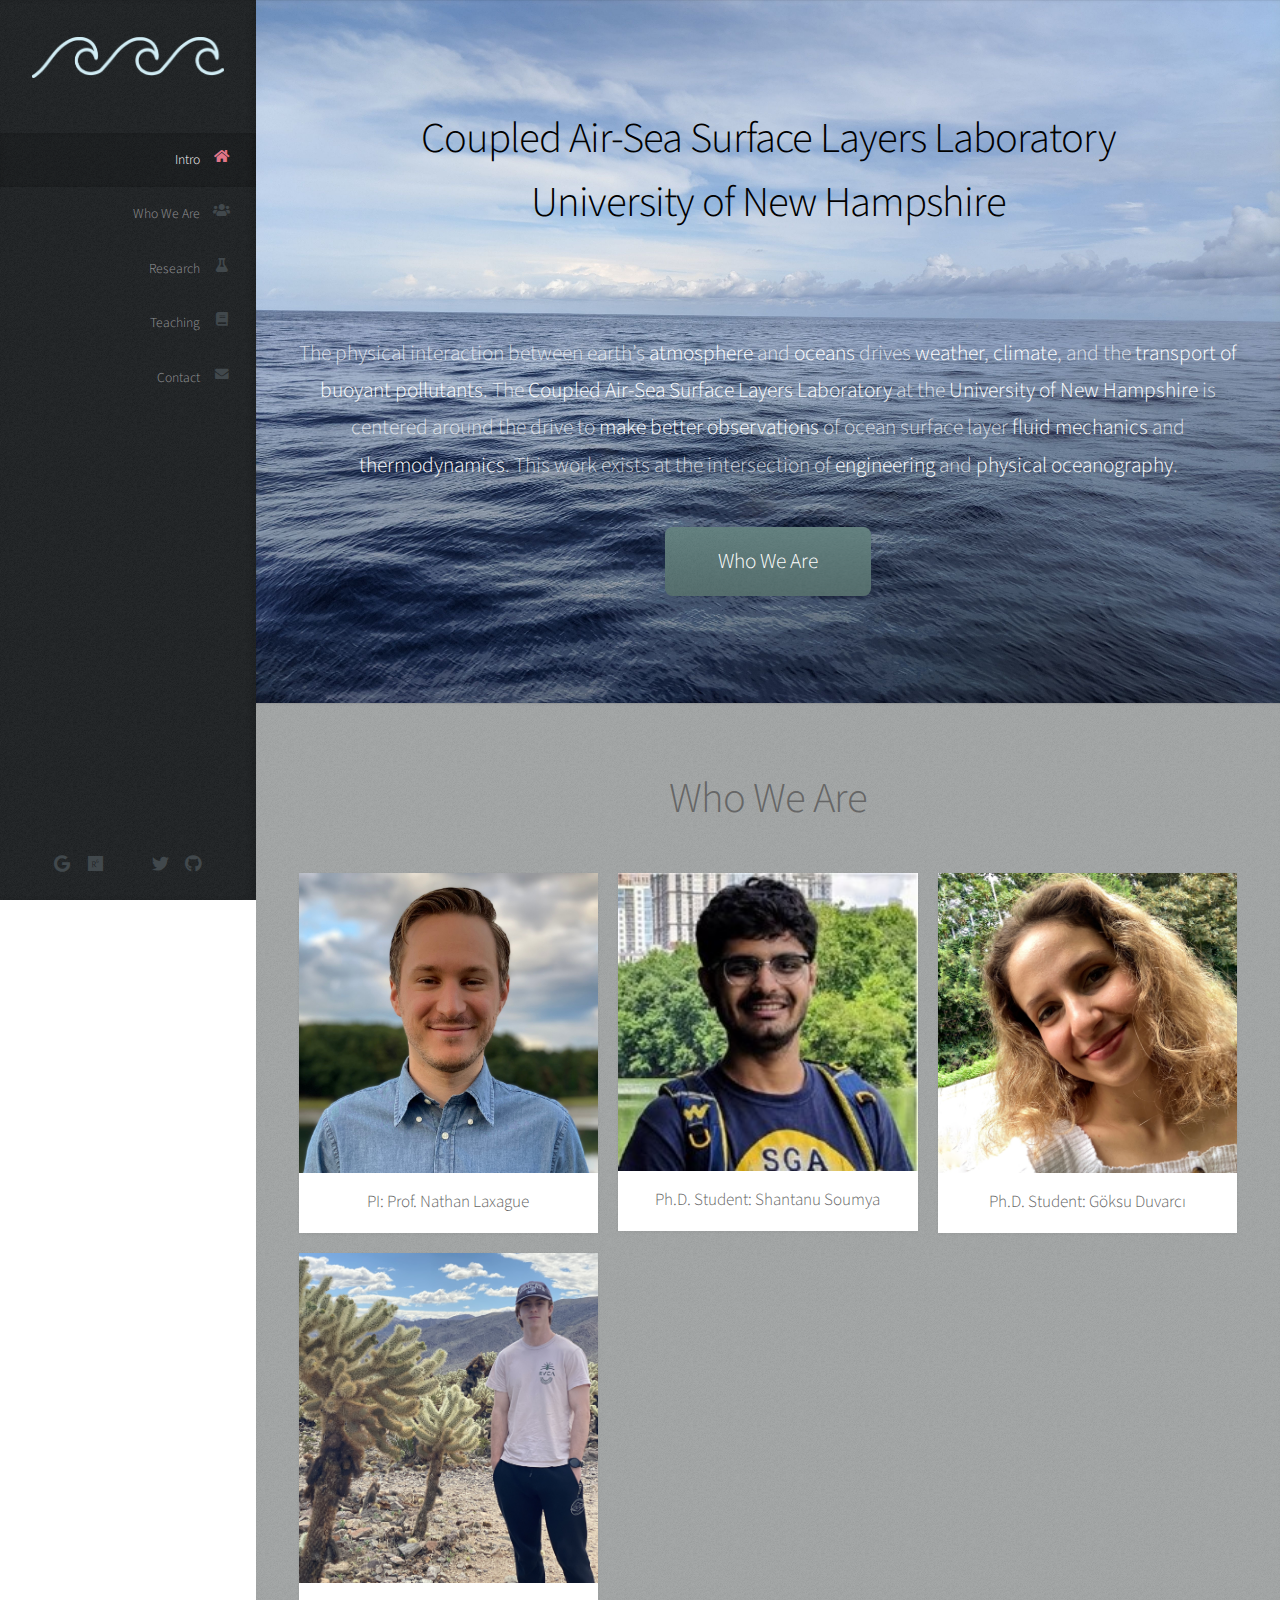
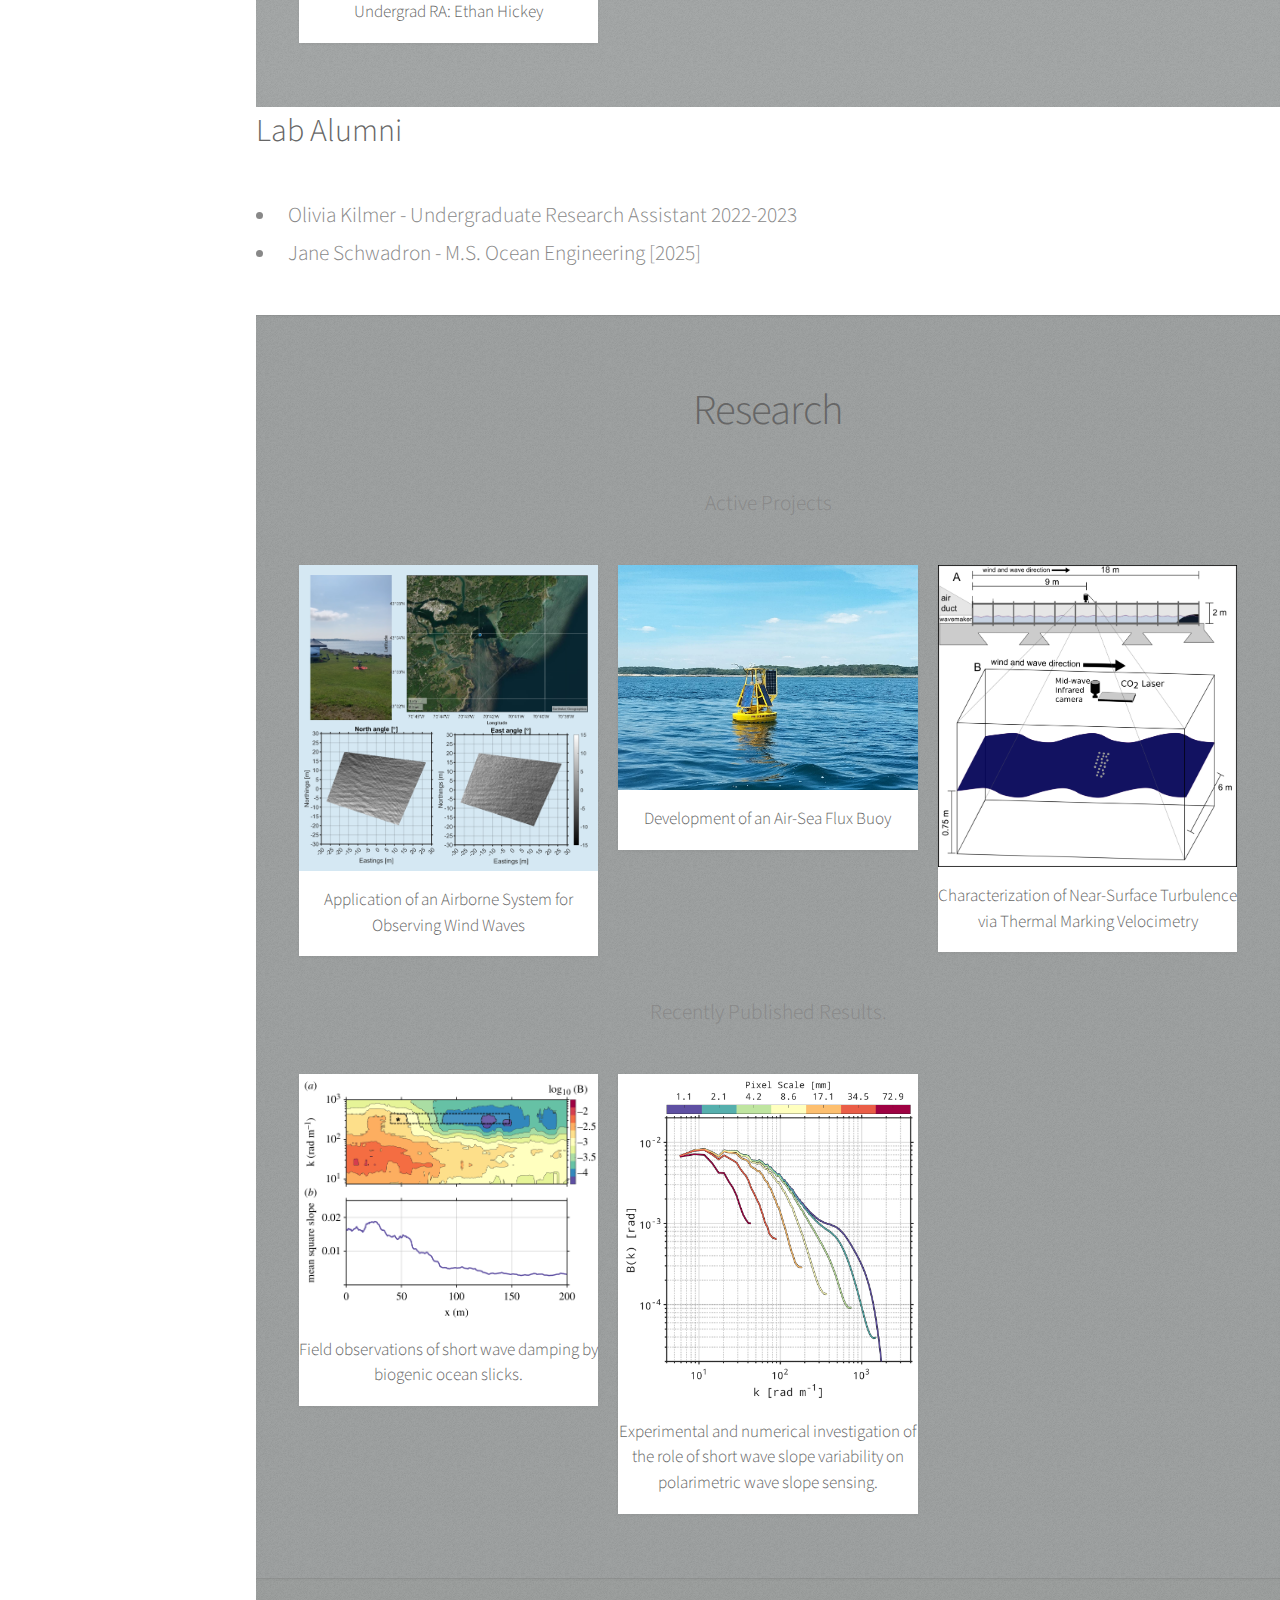
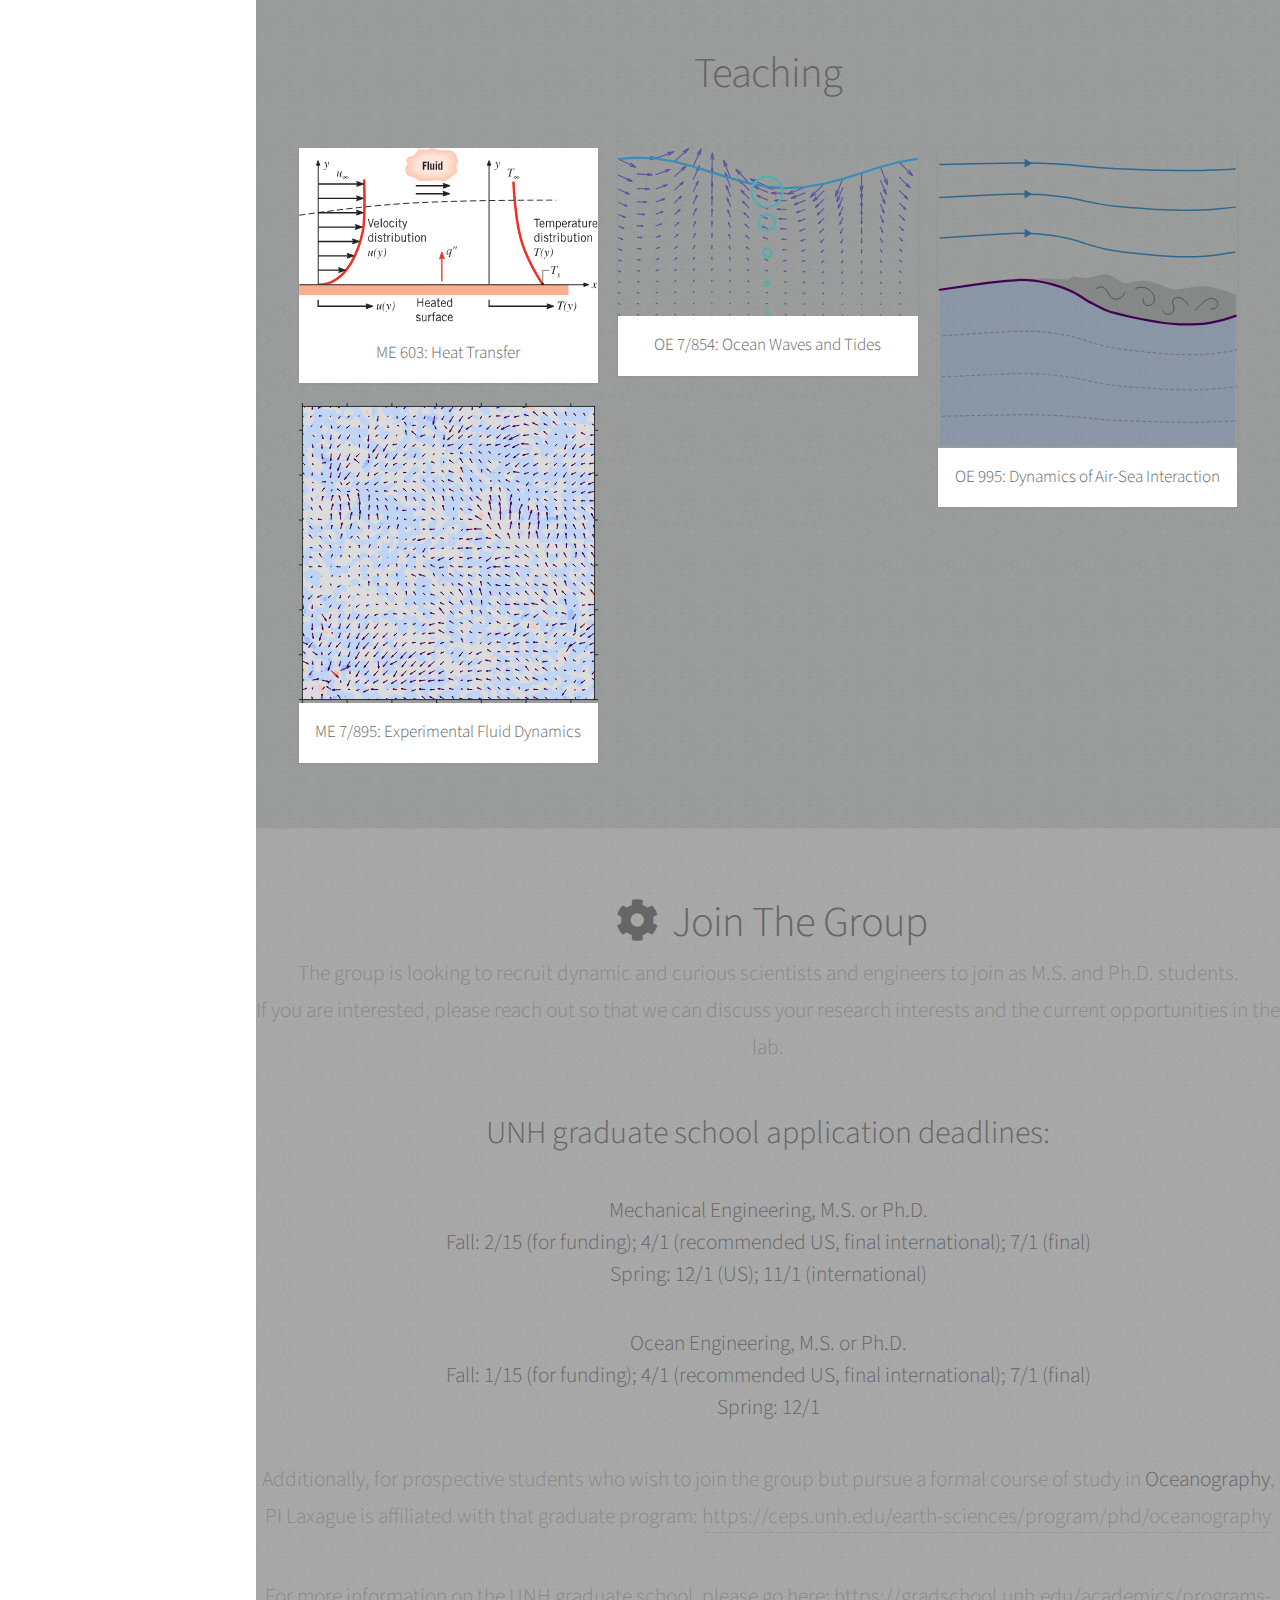
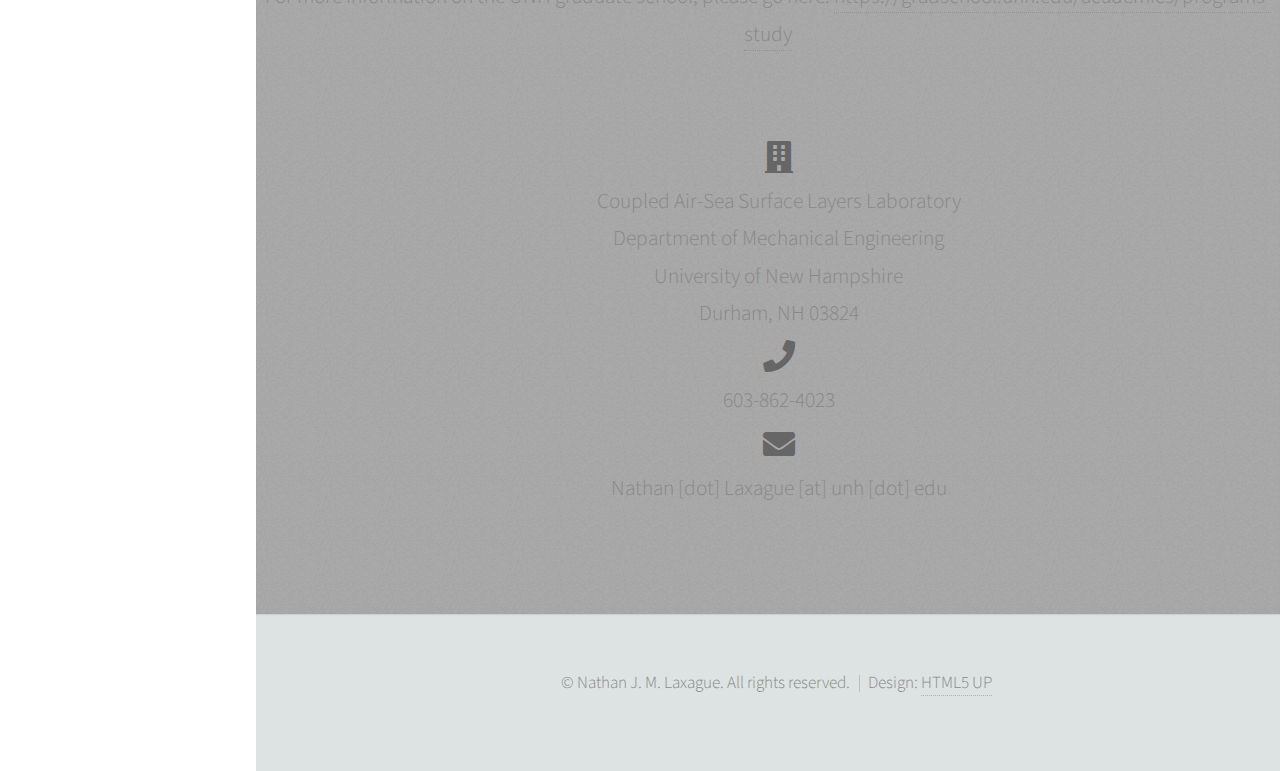
<file: index.html>
<!DOCTYPE HTML>
<!--
	Prologue by HTML5 UP
	html5up.net | @ajlkn
	Free for personal and commercial use under the CCA 3.0 license (html5up.net/license)
-->
<html>
	<head>
		<title>UNH Coupled Air-Sea Surface Layers Laboratory</title>
		<meta charset="utf-8" />
		<meta name="viewport" content="width=device-width, initial-scale=1, user-scalable=no" />
		<link rel="stylesheet" href="assets/css/main.css" />
		<!<script src="https://kit.fontawesome.com/647c87b52c.js"></script>
		<script src="https://cdnjs.cloudflare.com/ajax/libs/gsap/3.2.6/gsap.min.js"></script>
		<link rel="stylesheet" href="assets/css/academicons.min.css"/>
		<link rel="icon" href="images/wave_favicon.png">
	</head>
	<body class="is-preload">

		<!-- Header -->
			<div id="header">

				<div class="top">

					<!-- Logo -->
						<div id="logo">
							<span class="image"><img src="images/wave_header.png" alt="" /></span>
						</div>

					<!-- Nav -->
						<nav id="nav">
							<ul>
								<li><a href="#top" id="top-link"><span class="icon solid fa-home">Intro</span></a></li>
								<li><a href="#who" id="who-link"><span class="icon solid fa-users">Who We Are</span></a></li>
								<li><a href="#research" id="research-link"><span class="icon solid fa-flask">Research</span></a></li>
								<li><a href="#teaching" id="teaching-link"><span class="icon solid fa-book">Teaching</span></a></li>
								<li><a href="#contact" id="contact-link"><span class="icon solid fa-envelope">Contact</span></a></li>
							</ul>
						</nav>

				</div>

				<div class="bottom">

					<!-- Social Icons -->
						<ul class="icons">
							<li><a href="https://scholar.google.com/citations?hl=en&user=IvkvXrsAAAAJ" target="_blank" class="fab fa-google"><span class="label"> </span></a></li>
							<li><a href="https://www.researchgate.net/lab/Coupled-Air-Sea-Surface-Layers-Laboratory-Nathan-J-M-Laxague" target="_blank" class="fab fa-researchgate" ><span class="label"> </span></a></li>
							<li><a href="https://orcid.org/0000-0002-0373-9236" target="_blank" class="fab fa-orcid"><span class="label"> </span></a></li>
							<li><a href="https://twitter.com/NathanLaxague" target="_blank" class="fab fa-twitter" ><span class="label"> </span></a></li>
							<li><a href="https://github.com/nathanlaxague" target="_blank" class="fab fa-github"><span class="label" > </span></a></li>
						</ul>

				</div>

			</div>

		<!-- Main -->
			<div id="main">

				<!-- Intro -->
					<section id="top" class="one dark cover">
						<div class="container">

							<header>
								<h2 style="color:black",class="alt">Coupled Air-Sea Surface Layers Laboratory<br />
								University of New Hampshire</h2>
								<p style="margin-top:+100px;",>The physical interaction between earth’s <strong>atmosphere</strong> and <strong>oceans</strong> drives <strong>weather</strong>, <strong>climate</strong>, and the <strong>transport of buoyant pollutants</strong>. The <strong>Coupled Air-Sea Surface Layers Laboratory</strong> at the <strong>University of New Hampshire</strong> is centered around the drive to <strong>make better observations</strong> of ocean surface layer <strong>fluid mechanics</strong> and <strong>thermodynamics</strong>. This work exists at the intersection of <strong>engineering</strong> and <strong>physical oceanography</strong>.</p>
							</header>

							<footer>
								<a href="#who" class="button scrolly">Who We Are</a>
							</footer>

						</div>
					</section>
					
				<!-- Who We Are -->
					<section id="who" class="two">
						<div class="container">

							<header>
								<h2>Who We Are</h2>
							</header>

							<div class="row">
								<div class="col-4 col-12-mobile">
									<article class="item">
										<a href="docs/CV_Nathan_Laxague.pdf" target="_blank" class="image fit paper"><img src="images/nlaxague_portrait_box.jpg" alt="" /></a>
										<header>
											<h3>PI: Prof. Nathan Laxague</h3>
										</header>
									</article>
								</div>
								<div class="col-4 col-12-mobile">
									<article class="item">
										<a href="#" class="image fit"><img src="images/ssoumya_portrait_box.jpg" alt="" /></a>
										<header>
											<h3>Ph.D. Student: Shantanu Soumya</h3>
										</header>
									</article>
								</div>
								<div class="col-4 col-12-mobile">
									<article class="item">
										<a href="#" class="image fit"><img src="images/PictureGoksu.jpg" alt="" /></a>
										<header>
											<h3>Ph.D. Student: Göksu Duvarcı</h3>
										</header>
									</article>
								</div>
								<div class="col-4 col-12-mobile">
									<article class="item">
										<a href="#" class="image fit"><img src="images/ethanhpotrait.jpeg" alt="" /></a>
										<header>
											<h3>Undergrad RA: Ethan Hickey</h3>
										</header>
									</article>
								</div>
							</div>

						</div>
					</section>
					
					<header>
						<h3>Lab Alumni</h3>
					</header>
					<ul>
					  <li>Olivia Kilmer - Undergraduate Research Assistant 2022-2023</li>
					  <li>Jane Schwadron - M.S. Ocean Engineering [2025]</li>
					</ul>

					
					<!-- Research -->
					<section id="research" class="three">
						<div class="container">

							<header>
								<h2>Research</h2>
							</header>

							<p>Active Projects</p>

							<div class="row">
								<div class="col-4 col-12-mobile">
									<article class="item">
										<a href="secondary_pages/UAV_details.html" target="_blank" class="image fit"><img src="images/SlopeFieldImages.png" alt="" /></a>
										<header>
											<h3>Application of an Airborne System for Observing Wind Waves</h3>
										</header>
									</article>
								</div>
								<div class="col-4 col-12-mobile">
									<article class="item">
										<a href="secondary_pages/ASFB_details.html" target="_blank" class="image fit"><img src="images/irgie_on_water.jpg" alt="" /></a>
										<header>
											<h3>Development of an Air-Sea Flux Buoy</h3>
										</header>
									</article>
								</div>
								<div class="col-4 col-12-mobile">
									<article class="item">
										<a href="https://www.researchsquare.com/article/rs-7410317/latest" target="_blank" class="image fit"><img src="images/sustain_TMV_schematic_2022.png" alt="" /></a>
										<header>
											<h3>Characterization of Near-Surface Turbulence via Thermal Marking Velocimetry</h3>
										</header>
									</article>
								</div>
							</div>
							
							<br/>
							
							<p>Recently Published Results.</p>
							
							<div class="row">
								<div class="col-4 col-12-mobile">
									<article class="item">
										<a href="docs/Laxague2024surfactants.pdf" target="_blank" class="image fit paper"><img src="images/Laxague2024_surfactants_damping.png" /></a>
										<header>
											<h3>Field observations of short wave damping by biogenic ocean slicks.</h3>
										</header>
									</article>
								</div>
								<div class="col-4 col-12-mobile">
									<article class="item">
										<a href="docs/Laxague2025_subpixel_variability.pdf" target="_blank" class="image fit paper"><img src="images/Laxague2025_subpixel_spectra.png" /></a>
										<header>
											<h3>Experimental and numerical investigation of the role of short wave slope variability on polarimetric wave slope sensing.</h3>
										</header>
									</article>
								</div>

							</div>

						</div>
					</section>
					
					<!-- Teaching -->
					<section id="teaching" class="four">
						<div class="container">

							<header>
								<h2>Teaching</h2>
							</header>

							<div class="row">
								<div class="col-4 col-12-mobile">
									<article class="item">
										<a href="docs/ME603_HeatTransfer_Syllabus_Spring_2026.pdf" class="image fit"><img src="images/convection_example.svg" alt="" /></a>
										<header>
											<h3>ME 603: Heat Transfer</h3>
										</header>
									</article>
									<article class="item">
										<a href="docs/ME795_experimental_fluid_dynamics_Spring2023.pdf" class="image fit"><img src="images/OF_divergence_example.svg" alt="" /></a>
										<header>
											<h3>ME 7/895: Experimental Fluid Dynamics</h3>
										</header>
									</article>
								</div>
								<div class="col-4 col-12-mobile">
									<article class="item">
										<a href="docs/OE754_Ocean_Waves_Tides_Syllabus_Fall_2025.pdf" class="image fit"><img src="images/surface_gravity_wave_example.svg" alt="" /></a>
										<header>
											<h3>OE 7/854: Ocean Waves and Tides</h3>
										</header>
									</article>
								</div>
								<div class="col-4 col-12-mobile">
									<article class="item">
										<a href="docs/OE995_dynamics_of_air_sea_interaction_Spring2026.pdf" class="image fit"><img src="images/airflow_over_wave.svg" alt="" /></a>
										<header>
											<h3>OE 995: Dynamics of Air-Sea Interaction</h3>
										</header>
									</article>
								</div>
							</div>

						</div>
					</section>

				<!-- contact -->
					<section id="sec_contact">
						<h2><i class="fa fa-cog fa-spin fa fa-fw"></i> Join The Group</h2>
						<p>The group is looking to recruit dynamic and curious scientists and engineers to join as M.S. and Ph.D. students.</br> If you are interested, please reach out so that we can discuss your research interests and the current opportunities in the lab.</p>
						<h3>UNH graduate school application deadlines:</h3>
						<br/>
						<h4><b>Mechanical Engineering, M.S. or Ph.D.</br> Fall: 2/15 (for funding); 4/1 (recommended US, final international); 7/1 (final)</br> Spring: 12/1 (US); 11/1 (international)</b></h4>
						<br/>
						<h4><b>Ocean Engineering, M.S. or Ph.D.</br> Fall: 1/15 (for funding); 4/1 (recommended US, final international); 7/1 (final)</br> Spring: 12/1</b></h4>
						<br/>
							<p>Additionally, for prospective students who wish to join the group but pursue a formal course of study in <b>Oceanography</b>,</br> PI Laxague is affiliated with that graduate program: <a href="https://ceps.unh.edu/earth-sciences/program/phd/oceanography ">https://ceps.unh.edu/earth-sciences/program/phd/oceanography </a></p>
							<p>For more information on the UNH graduate school, please go here: <a href="https://gradschool.unh.edu/academics/programs-study">https://gradschool.unh.edu/academics/programs-study</a></p>
							<br/>
							<div class="col-6 col-6-small">
								<ul class="labeled-icons">
										<h3 class="icon solid fa-building"><span class="label">Address</span></h3>
										Coupled Air-Sea Surface Layers Laboratory<br />
										Department of Mechanical Engineering<br />
										University of New Hampshire<br />
										Durham, NH 03824

										<h3 class="icon solid fa-phone"><span class="label">Phone</span></h3>
										603-862-4023

										<h3 class="icon solid fa-envelope"><span class="label">Email</span></h3>
										Nathan [dot] Laxague [at] unh [dot] edu
								</ul>
							</div>
						</div>
					</section>

			</div>

		<!-- Footer -->
			<div id="footer">

				<!-- Copyright -->
					<ul class="copyright">
						<li>&copy; Nathan J. M. Laxague. All rights reserved.</li><li>Design: <a href="http://html5up.net">HTML5 UP</a></li>
					</ul>

			</div>

		<!-- Scripts -->
			<script src="assets/js/jquery.min.js"></script>
			<script src="assets/js/jquery.scrolly.min.js"></script>
			<script src="assets/js/jquery.scrollex.min.js"></script>
			<script src="assets/js/browser.min.js"></script>
			<script src="assets/js/breakpoints.min.js"></script>
			<script src="assets/js/util.js"></script>
			<script src="assets/js/main.js"></script>

	</body>
</html>
</file>
<file: assets/css/main.css>
@import url("fontawesome-all.min.css");
@import url("https://fonts.googleapis.com/css?family=Source+Sans+Pro:300,300italic,400,600");

/*
	Prologue by HTML5 UP
	html5up.net | @ajlkn
	Free for personal and commercial use under the CCA 3.0 license (html5up.net/license)
*/

html, body, div, span, applet, object,
iframe, h1, h2, h3, h4, h5, h6, p, blockquote,
pre, a, abbr, acronym, address, big, cite,
code, del, dfn, em, img, ins, kbd, q, s, samp,
small, strike, strong, sub, sup, tt, var, b,
u, i, center, dl, dt, dd, ol, ul, li, fieldset,
form, label, legend, table, caption, tbody,
tfoot, thead, tr, th, td, article, aside,
canvas, details, embed, figure, figcaption,
footer, header, hgroup, menu, nav, output, ruby,
section, summary, time, mark, audio, video {
	margin: 0;
	padding: 0;
	border: 0;
	font-size: 100%;
	font: inherit;
	vertical-align: baseline;}

article, aside, details, figcaption, figure,
footer, header, hgroup, menu, nav, section {
	display: block;}

body {
	line-height: 1;
}

ol, ul {
	list-style: none;
}

blockquote, q {
	quotes: none;
}

	blockquote:before, blockquote:after, q:before, q:after {
		content: '';
		content: none;
	}

table {
	border-collapse: collapse;
	border-spacing: 0;
}

body {
	-webkit-text-size-adjust: none;
}

mark {
	background-color: transparent;
	color: inherit;
}

input::-moz-focus-inner {
	border: 0;
	padding: 0;
}

input, select, textarea {
	-moz-appearance: none;
	-webkit-appearance: none;
	-ms-appearance: none;
	appearance: none;
}

/* Basic */

	html {
		box-sizing: border-box;
	}

	*, *:before, *:after {
		box-sizing: inherit;
	}

	body {
		background: #fff;
		font-family: 'Source Sans Pro', sans-serif;
		font-size: 19pt;
		font-weight: 300;
		line-height: 1.75em;
		color: #888;
	}

		body.is-preload *, body.is-preload *:before, body.is-preload *:after {
			-moz-animation: none !important;
			-webkit-animation: none !important;
			-ms-animation: none !important;
			animation: none !important;
			-moz-transition: none !important;
			-webkit-transition: none !important;
			-ms-transition: none !important;
			transition: none !important;
		}

	input, textarea, select {
		font-family: 'Source Sans Pro', sans-serif;
		font-size: 19pt;
		font-weight: 300;
		line-height: 1.75em;
		color: #888;
	}

	h1, h2, h3, h4, h5, h6 {
		font-weight: 300;
		color: #666;
		line-height: 1.5em;
	}

	h1 a, h2 a, h3 a, h4 a, h5 a, h6 a {
		color: inherit;
		text-decoration: none;
	}

		h1 a strong, h2 a strong, h3 a strong, h4 a strong, h5 a strong, h6 a strong {
			color: #333;
		}

	h2 {
		font-size: 2em;
		letter-spacing: -1px;
	}

		h2.alt {
			color: #888;
		}

			h2.alt strong {
				color: #666;
			}

	h3 {
		font-size: 1.5em;
	}

	header {
		margin: 0 0 2em 0;
	}

		header > p {
			margin: 1em 0 0 0;
		}

	footer {
		margin: 2em 0 0 0;
	}

	strong, b {
		font-weight: 300;
		color: #666;
	}

	em, i {
		font-style: italic;
	}

	a {
		text-decoration: none;
		color: inherit;
		border-bottom: dotted 1px rgba(128, 128, 128, 0.5);
		-moz-transition: color 0.35s ease-in-out, border-bottom-color 0.35s ease-in-out;
		-webkit-transition: color 0.35s ease-in-out, border-bottom-color 0.35s ease-in-out;
		-ms-transition: color 0.35s ease-in-out, border-bottom-color 0.35s ease-in-out;
		transition: color 0.35s ease-in-out, border-bottom-color 0.35s ease-in-out;
		outline: 0;
	}

		a:hover {
			color: #E27689;
			border-bottom-color: rgba(255, 255, 255, 0);
		}

	sub {
		position: relative;
		top: 0.5em;
		font-size: 0.8em;
	}

	sup {
		position: relative;
		top: -0.5em;
		font-size: 0.8em;
	}

	hr {
		border: 0;
		border-top: solid 1px #ddd;
	}

	blockquote {
		border-left: solid 0.5em #ddd;
		padding: 1em 0 1em 2em;
		font-style: italic;
	}

	p, ul, ol, dl, table {
		margin-bottom: 2em;
	}

	br.clear {
		clear: both;
	}

/* Container */

	.container {
		margin: 0 auto;
		max-width: 100%;
		width: 1400px;
	}

		@media screen and (min-width: 961px) and (max-width: 1880px) {

			.container {
				width: 1200px;
			}

		}

		@media screen and (min-width: 961px) and (max-width: 1620px) {

			.container {
				width: 960px;
			}

		}

		@media screen and (min-width: 961px) and (max-width: 1320px) {

			.container {
				width: 100%;
			}

		}

		@media screen and (max-width: 960px) {

			.container {
				width: 100%;
			}

		}

		@media screen and (max-width: 736px) {

			.container {
				width: 100%;
			}

		}

/* Row */

	.row {
		display: flex;
		flex-wrap: wrap;
		box-sizing: border-box;
		align-items: stretch;
	}

		.row > * {
			box-sizing: border-box;
		}

		.row.gtr-uniform > * > :last-child {
			margin-bottom: 0;
		}

		.row.aln-left {
			justify-content: flex-start;
		}

		.row.aln-center {
			justify-content: center;
		}

		.row.aln-right {
			justify-content: flex-end;
		}

		.row.aln-top {
			align-items: flex-start;
		}

		.row.aln-middle {
			align-items: center;
		}

		.row.aln-bottom {
			align-items: flex-end;
		}

		.row > .imp {
			order: -1;
		}

		.row > .col-1 {
			width: 8.33333%;
		}

		.row > .off-1 {
			margin-left: 8.33333%;
		}

		.row > .col-2 {
			width: 16.66667%;
		}

		.row > .off-2 {
			margin-left: 16.66667%;
		}

		.row > .col-3 {
			width: 25%;
		}

		.row > .off-3 {
			margin-left: 25%;
		}

		.row > .col-4 {
			width: 33.33333%;
		}

		.row > .off-4 {
			margin-left: 33.33333%;
		}

		.row > .col-5 {
			width: 41.66667%;
		}

		.row > .off-5 {
			margin-left: 41.66667%;
		}

		.row > .col-6 {
			width: 50%;
		}

		.row > .off-6 {
			margin-left: 50%;
		}

		.row > .col-7 {
			width: 58.33333%;
		}

		.row > .off-7 {
			margin-left: 58.33333%;
		}

		.row > .col-8 {
			width: 66.66667%;
		}

		.row > .off-8 {
			margin-left: 66.66667%;
		}

		.row > .col-9 {
			width: 75%;
		}

		.row > .off-9 {
			margin-left: 75%;
		}

		.row > .col-10 {
			width: 83.33333%;
		}

		.row > .off-10 {
			margin-left: 83.33333%;
		}

		.row > .col-11 {
			width: 91.66667%;
		}

		.row > .off-11 {
			margin-left: 91.66667%;
		}

		.row > .col-12 {
			width: 100%;
		}

		.row > .off-12 {
			margin-left: 100%;
		}

		.row.gtr-0 {
			margin-top: 0px;
			margin-left: 0px;
		}

			.row.gtr-0 > * {
				padding: 0px 0 0 0px;
			}

			.row.gtr-0.gtr-uniform {
				margin-top: 0px;
			}

				.row.gtr-0.gtr-uniform > * {
					padding-top: 0px;
				}

		.row.gtr-25 {
			margin-top: -10px;
			margin-left: -10px;
		}

			.row.gtr-25 > * {
				padding: 10px 0 0 10px;
			}

			.row.gtr-25.gtr-uniform {
				margin-top: -10px;
			}

				.row.gtr-25.gtr-uniform > * {
					padding-top: 10px;
				}

		.row.gtr-50 {
			margin-top: -20px;
			margin-left: -20px;
		}

			.row.gtr-50 > * {
				padding: 20px 0 0 20px;
			}

			.row.gtr-50.gtr-uniform {
				margin-top: -20px;
			}

				.row.gtr-50.gtr-uniform > * {
					padding-top: 20px;
				}

		.row {
			margin-top: -40px;
			margin-left: -40px;
		}

			.row > * {
				padding: 40px 0 0 40px;
			}

			.row.gtr-uniform {
				margin-top: -40px;
			}

				.row.gtr-uniform > * {
					padding-top: 40px;
				}

		.row.gtr-150 {
			margin-top: -60px;
			margin-left: -60px;
		}

			.row.gtr-150 > * {
				padding: 60px 0 0 60px;
			}

			.row.gtr-150.gtr-uniform {
				margin-top: -60px;
			}

				.row.gtr-150.gtr-uniform > * {
					padding-top: 60px;
				}

		.row.gtr-200 {
			margin-top: -80px;
			margin-left: -80px;
		}

			.row.gtr-200 > * {
				padding: 80px 0 0 80px;
			}

			.row.gtr-200.gtr-uniform {
				margin-top: -80px;
			}

				.row.gtr-200.gtr-uniform > * {
					padding-top: 80px;
				}

		@media screen and (min-width: 961px) and (max-width: 1880px) {

			.row {
				display: flex;
				flex-wrap: wrap;
				box-sizing: border-box;
				align-items: stretch;
			}

				.row > * {
					box-sizing: border-box;
				}

				.row.gtr-uniform > * > :last-child {
					margin-bottom: 0;
				}

				.row.aln-left {
					justify-content: flex-start;
				}

				.row.aln-center {
					justify-content: center;
				}

				.row.aln-right {
					justify-content: flex-end;
				}

				.row.aln-top {
					align-items: flex-start;
				}

				.row.aln-middle {
					align-items: center;
				}

				.row.aln-bottom {
					align-items: flex-end;
				}

				.row > .imp-wide {
					order: -1;
				}

				.row > .col-1-wide {
					width: 8.33333%;
				}

				.row > .off-1-wide {
					margin-left: 8.33333%;
				}

				.row > .col-2-wide {
					width: 16.66667%;
				}

				.row > .off-2-wide {
					margin-left: 16.66667%;
				}

				.row > .col-3-wide {
					width: 25%;
				}

				.row > .off-3-wide {
					margin-left: 25%;
				}

				.row > .col-4-wide {
					width: 33.33333%;
				}

				.row > .off-4-wide {
					margin-left: 33.33333%;
				}

				.row > .col-5-wide {
					width: 41.66667%;
				}

				.row > .off-5-wide {
					margin-left: 41.66667%;
				}

				.row > .col-6-wide {
					width: 50%;
				}

				.row > .off-6-wide {
					margin-left: 50%;
				}

				.row > .col-7-wide {
					width: 58.33333%;
				}

				.row > .off-7-wide {
					margin-left: 58.33333%;
				}

				.row > .col-8-wide {
					width: 66.66667%;
				}

				.row > .off-8-wide {
					margin-left: 66.66667%;
				}

				.row > .col-9-wide {
					width: 75%;
				}

				.row > .off-9-wide {
					margin-left: 75%;
				}

				.row > .col-10-wide {
					width: 83.33333%;
				}

				.row > .off-10-wide {
					margin-left: 83.33333%;
				}

				.row > .col-11-wide {
					width: 91.66667%;
				}

				.row > .off-11-wide {
					margin-left: 91.66667%;
				}

				.row > .col-12-wide {
					width: 100%;
				}

				.row > .off-12-wide {
					margin-left: 100%;
				}

				.row.gtr-0 {
					margin-top: 0px;
					margin-left: 0px;
				}

					.row.gtr-0 > * {
						padding: 0px 0 0 0px;
					}

					.row.gtr-0.gtr-uniform {
						margin-top: 0px;
					}

						.row.gtr-0.gtr-uniform > * {
							padding-top: 0px;
						}

				.row.gtr-25 {
					margin-top: -10px;
					margin-left: -10px;
				}

					.row.gtr-25 > * {
						padding: 10px 0 0 10px;
					}

					.row.gtr-25.gtr-uniform {
						margin-top: -10px;
					}

						.row.gtr-25.gtr-uniform > * {
							padding-top: 10px;
						}

				.row.gtr-50 {
					margin-top: -20px;
					margin-left: -20px;
				}

					.row.gtr-50 > * {
						padding: 20px 0 0 20px;
					}

					.row.gtr-50.gtr-uniform {
						margin-top: -20px;
					}

						.row.gtr-50.gtr-uniform > * {
							padding-top: 20px;
						}

				.row {
					margin-top: -40px;
					margin-left: -40px;
				}

					.row > * {
						padding: 40px 0 0 40px;
					}

					.row.gtr-uniform {
						margin-top: -40px;
					}

						.row.gtr-uniform > * {
							padding-top: 40px;
						}

				.row.gtr-150 {
					margin-top: -60px;
					margin-left: -60px;
				}

					.row.gtr-150 > * {
						padding: 60px 0 0 60px;
					}

					.row.gtr-150.gtr-uniform {
						margin-top: -60px;
					}

						.row.gtr-150.gtr-uniform > * {
							padding-top: 60px;
						}

				.row.gtr-200 {
					margin-top: -80px;
					margin-left: -80px;
				}

					.row.gtr-200 > * {
						padding: 80px 0 0 80px;
					}

					.row.gtr-200.gtr-uniform {
						margin-top: -80px;
					}

						.row.gtr-200.gtr-uniform > * {
							padding-top: 80px;
						}

		}

		@media screen and (min-width: 961px) and (max-width: 1620px) {

			.row {
				display: flex;
				flex-wrap: wrap;
				box-sizing: border-box;
				align-items: stretch;
			}

				.row > * {
					box-sizing: border-box;
				}

				.row.gtr-uniform > * > :last-child {
					margin-bottom: 0;
				}

				.row.aln-left {
					justify-content: flex-start;
				}

				.row.aln-center {
					justify-content: center;
				}

				.row.aln-right {
					justify-content: flex-end;
				}

				.row.aln-top {
					align-items: flex-start;
				}

				.row.aln-middle {
					align-items: center;
				}

				.row.aln-bottom {
					align-items: flex-end;
				}

				.row > .imp-normal {
					order: -1;
				}

				.row > .col-1-normal {
					width: 8.33333%;
				}

				.row > .off-1-normal {
					margin-left: 8.33333%;
				}

				.row > .col-2-normal {
					width: 16.66667%;
				}

				.row > .off-2-normal {
					margin-left: 16.66667%;
				}

				.row > .col-3-normal {
					width: 25%;
				}

				.row > .off-3-normal {
					margin-left: 25%;
				}

				.row > .col-4-normal {
					width: 33.33333%;
				}

				.row > .off-4-normal {
					margin-left: 33.33333%;
				}

				.row > .col-5-normal {
					width: 41.66667%;
				}

				.row > .off-5-normal {
					margin-left: 41.66667%;
				}

				.row > .col-6-normal {
					width: 50%;
				}

				.row > .off-6-normal {
					margin-left: 50%;
				}

				.row > .col-7-normal {
					width: 58.33333%;
				}

				.row > .off-7-normal {
					margin-left: 58.33333%;
				}

				.row > .col-8-normal {
					width: 66.66667%;
				}

				.row > .off-8-normal {
					margin-left: 66.66667%;
				}

				.row > .col-9-normal {
					width: 75%;
				}

				.row > .off-9-normal {
					margin-left: 75%;
				}

				.row > .col-10-normal {
					width: 83.33333%;
				}

				.row > .off-10-normal {
					margin-left: 83.33333%;
				}

				.row > .col-11-normal {
					width: 91.66667%;
				}

				.row > .off-11-normal {
					margin-left: 91.66667%;
				}

				.row > .col-12-normal {
					width: 100%;
				}

				.row > .off-12-normal {
					margin-left: 100%;
				}

				.row.gtr-0 {
					margin-top: 0px;
					margin-left: 0px;
				}

					.row.gtr-0 > * {
						padding: 0px 0 0 0px;
					}

					.row.gtr-0.gtr-uniform {
						margin-top: 0px;
					}

						.row.gtr-0.gtr-uniform > * {
							padding-top: 0px;
						}

				.row.gtr-25 {
					margin-top: -10px;
					margin-left: -10px;
				}

					.row.gtr-25 > * {
						padding: 10px 0 0 10px;
					}

					.row.gtr-25.gtr-uniform {
						margin-top: -10px;
					}

						.row.gtr-25.gtr-uniform > * {
							padding-top: 10px;
						}

				.row.gtr-50 {
					margin-top: -20px;
					margin-left: -20px;
				}

					.row.gtr-50 > * {
						padding: 20px 0 0 20px;
					}

					.row.gtr-50.gtr-uniform {
						margin-top: -20px;
					}

						.row.gtr-50.gtr-uniform > * {
							padding-top: 20px;
						}

				.row {
					margin-top: -40px;
					margin-left: -40px;
				}

					.row > * {
						padding: 40px 0 0 40px;
					}

					.row.gtr-uniform {
						margin-top: -40px;
					}

						.row.gtr-uniform > * {
							padding-top: 40px;
						}

				.row.gtr-150 {
					margin-top: -60px;
					margin-left: -60px;
				}

					.row.gtr-150 > * {
						padding: 60px 0 0 60px;
					}

					.row.gtr-150.gtr-uniform {
						margin-top: -60px;
					}

						.row.gtr-150.gtr-uniform > * {
							padding-top: 60px;
						}

				.row.gtr-200 {
					margin-top: -80px;
					margin-left: -80px;
				}

					.row.gtr-200 > * {
						padding: 80px 0 0 80px;
					}

					.row.gtr-200.gtr-uniform {
						margin-top: -80px;
					}

						.row.gtr-200.gtr-uniform > * {
							padding-top: 80px;
						}

		}

		@media screen and (min-width: 961px) and (max-width: 1320px) {

			.row {
				display: flex;
				flex-wrap: wrap;
				box-sizing: border-box;
				align-items: stretch;
			}

				.row > * {
					box-sizing: border-box;
				}

				.row.gtr-uniform > * > :last-child {
					margin-bottom: 0;
				}

				.row.aln-left {
					justify-content: flex-start;
				}

				.row.aln-center {
					justify-content: center;
				}

				.row.aln-right {
					justify-content: flex-end;
				}

				.row.aln-top {
					align-items: flex-start;
				}

				.row.aln-middle {
					align-items: center;
				}

				.row.aln-bottom {
					align-items: flex-end;
				}

				.row > .imp-narrow {
					order: -1;
				}

				.row > .col-1-narrow {
					width: 8.33333%;
				}

				.row > .off-1-narrow {
					margin-left: 8.33333%;
				}

				.row > .col-2-narrow {
					width: 16.66667%;
				}

				.row > .off-2-narrow {
					margin-left: 16.66667%;
				}

				.row > .col-3-narrow {
					width: 25%;
				}

				.row > .off-3-narrow {
					margin-left: 25%;
				}

				.row > .col-4-narrow {
					width: 33.33333%;
				}

				.row > .off-4-narrow {
					margin-left: 33.33333%;
				}

				.row > .col-5-narrow {
					width: 41.66667%;
				}

				.row > .off-5-narrow {
					margin-left: 41.66667%;
				}

				.row > .col-6-narrow {
					width: 50%;
				}

				.row > .off-6-narrow {
					margin-left: 50%;
				}

				.row > .col-7-narrow {
					width: 58.33333%;
				}

				.row > .off-7-narrow {
					margin-left: 58.33333%;
				}

				.row > .col-8-narrow {
					width: 66.66667%;
				}

				.row > .off-8-narrow {
					margin-left: 66.66667%;
				}

				.row > .col-9-narrow {
					width: 75%;
				}

				.row > .off-9-narrow {
					margin-left: 75%;
				}

				.row > .col-10-narrow {
					width: 83.33333%;
				}

				.row > .off-10-narrow {
					margin-left: 83.33333%;
				}

				.row > .col-11-narrow {
					width: 91.66667%;
				}

				.row > .off-11-narrow {
					margin-left: 91.66667%;
				}

				.row > .col-12-narrow {
					width: 100%;
				}

				.row > .off-12-narrow {
					margin-left: 100%;
				}

				.row.gtr-0 {
					margin-top: 0px;
					margin-left: 0px;
				}

					.row.gtr-0 > * {
						padding: 0px 0 0 0px;
					}

					.row.gtr-0.gtr-uniform {
						margin-top: 0px;
					}

						.row.gtr-0.gtr-uniform > * {
							padding-top: 0px;
						}

				.row.gtr-25 {
					margin-top: -5px;
					margin-left: -5px;
				}

					.row.gtr-25 > * {
						padding: 5px 0 0 5px;
					}

					.row.gtr-25.gtr-uniform {
						margin-top: -5px;
					}

						.row.gtr-25.gtr-uniform > * {
							padding-top: 5px;
						}

				.row.gtr-50 {
					margin-top: -10px;
					margin-left: -10px;
				}

					.row.gtr-50 > * {
						padding: 10px 0 0 10px;
					}

					.row.gtr-50.gtr-uniform {
						margin-top: -10px;
					}

						.row.gtr-50.gtr-uniform > * {
							padding-top: 10px;
						}

				.row {
					margin-top: -20px;
					margin-left: -20px;
				}

					.row > * {
						padding: 20px 0 0 20px;
					}

					.row.gtr-uniform {
						margin-top: -20px;
					}

						.row.gtr-uniform > * {
							padding-top: 20px;
						}

				.row.gtr-150 {
					margin-top: -30px;
					margin-left: -30px;
				}

					.row.gtr-150 > * {
						padding: 30px 0 0 30px;
					}

					.row.gtr-150.gtr-uniform {
						margin-top: -30px;
					}

						.row.gtr-150.gtr-uniform > * {
							padding-top: 30px;
						}

				.row.gtr-200 {
					margin-top: -40px;
					margin-left: -40px;
				}

					.row.gtr-200 > * {
						padding: 40px 0 0 40px;
					}

					.row.gtr-200.gtr-uniform {
						margin-top: -40px;
					}

						.row.gtr-200.gtr-uniform > * {
							padding-top: 40px;
						}

		}

		@media screen and (max-width: 960px) {

			.row {
				display: flex;
				flex-wrap: wrap;
				box-sizing: border-box;
				align-items: stretch;
			}

				.row > * {
					box-sizing: border-box;
				}

				.row.gtr-uniform > * > :last-child {
					margin-bottom: 0;
				}

				.row.aln-left {
					justify-content: flex-start;
				}

				.row.aln-center {
					justify-content: center;
				}

				.row.aln-right {
					justify-content: flex-end;
				}

				.row.aln-top {
					align-items: flex-start;
				}

				.row.aln-middle {
					align-items: center;
				}

				.row.aln-bottom {
					align-items: flex-end;
				}

				.row > .imp-narrower {
					order: -1;
				}

				.row > .col-1-narrower {
					width: 8.33333%;
				}

				.row > .off-1-narrower {
					margin-left: 8.33333%;
				}

				.row > .col-2-narrower {
					width: 16.66667%;
				}

				.row > .off-2-narrower {
					margin-left: 16.66667%;
				}

				.row > .col-3-narrower {
					width: 25%;
				}

				.row > .off-3-narrower {
					margin-left: 25%;
				}

				.row > .col-4-narrower {
					width: 33.33333%;
				}

				.row > .off-4-narrower {
					margin-left: 33.33333%;
				}

				.row > .col-5-narrower {
					width: 41.66667%;
				}

				.row > .off-5-narrower {
					margin-left: 41.66667%;
				}

				.row > .col-6-narrower {
					width: 50%;
				}

				.row > .off-6-narrower {
					margin-left: 50%;
				}

				.row > .col-7-narrower {
					width: 58.33333%;
				}

				.row > .off-7-narrower {
					margin-left: 58.33333%;
				}

				.row > .col-8-narrower {
					width: 66.66667%;
				}

				.row > .off-8-narrower {
					margin-left: 66.66667%;
				}

				.row > .col-9-narrower {
					width: 75%;
				}

				.row > .off-9-narrower {
					margin-left: 75%;
				}

				.row > .col-10-narrower {
					width: 83.33333%;
				}

				.row > .off-10-narrower {
					margin-left: 83.33333%;
				}

				.row > .col-11-narrower {
					width: 91.66667%;
				}

				.row > .off-11-narrower {
					margin-left: 91.66667%;
				}

				.row > .col-12-narrower {
					width: 100%;
				}

				.row > .off-12-narrower {
					margin-left: 100%;
				}

				.row.gtr-0 {
					margin-top: 0px;
					margin-left: 0px;
				}

					.row.gtr-0 > * {
						padding: 0px 0 0 0px;
					}

					.row.gtr-0.gtr-uniform {
						margin-top: 0px;
					}

						.row.gtr-0.gtr-uniform > * {
							padding-top: 0px;
						}

				.row.gtr-25 {
					margin-top: -5px;
					margin-left: -5px;
				}

					.row.gtr-25 > * {
						padding: 5px 0 0 5px;
					}

					.row.gtr-25.gtr-uniform {
						margin-top: -5px;
					}

						.row.gtr-25.gtr-uniform > * {
							padding-top: 5px;
						}

				.row.gtr-50 {
					margin-top: -10px;
					margin-left: -10px;
				}

					.row.gtr-50 > * {
						padding: 10px 0 0 10px;
					}

					.row.gtr-50.gtr-uniform {
						margin-top: -10px;
					}

						.row.gtr-50.gtr-uniform > * {
							padding-top: 10px;
						}

				.row {
					margin-top: -20px;
					margin-left: -20px;
				}

					.row > * {
						padding: 20px 0 0 20px;
					}

					.row.gtr-uniform {
						margin-top: -20px;
					}

						.row.gtr-uniform > * {
							padding-top: 20px;
						}

				.row.gtr-150 {
					margin-top: -30px;
					margin-left: -30px;
				}

					.row.gtr-150 > * {
						padding: 30px 0 0 30px;
					}

					.row.gtr-150.gtr-uniform {
						margin-top: -30px;
					}

						.row.gtr-150.gtr-uniform > * {
							padding-top: 30px;
						}

				.row.gtr-200 {
					margin-top: -40px;
					margin-left: -40px;
				}

					.row.gtr-200 > * {
						padding: 40px 0 0 40px;
					}

					.row.gtr-200.gtr-uniform {
						margin-top: -40px;
					}

						.row.gtr-200.gtr-uniform > * {
							padding-top: 40px;
						}

		}

		@media screen and (max-width: 736px) {

			.row {
				display: flex;
				flex-wrap: wrap;
				box-sizing: border-box;
				align-items: stretch;
			}

				.row > * {
					box-sizing: border-box;
				}

				.row.gtr-uniform > * > :last-child {
					margin-bottom: 0;
				}

				.row.aln-left {
					justify-content: flex-start;
				}

				.row.aln-center {
					justify-content: center;
				}

				.row.aln-right {
					justify-content: flex-end;
				}

				.row.aln-top {
					align-items: flex-start;
				}

				.row.aln-middle {
					align-items: center;
				}

				.row.aln-bottom {
					align-items: flex-end;
				}

				.row > .imp-mobile {
					order: -1;
				}

				.row > .col-1-mobile {
					width: 8.33333%;
				}

				.row > .off-1-mobile {
					margin-left: 8.33333%;
				}

				.row > .col-2-mobile {
					width: 16.66667%;
				}

				.row > .off-2-mobile {
					margin-left: 16.66667%;
				}

				.row > .col-3-mobile {
					width: 25%;
				}

				.row > .off-3-mobile {
					margin-left: 25%;
				}

				.row > .col-4-mobile {
					width: 33.33333%;
				}

				.row > .off-4-mobile {
					margin-left: 33.33333%;
				}

				.row > .col-5-mobile {
					width: 41.66667%;
				}

				.row > .off-5-mobile {
					margin-left: 41.66667%;
				}

				.row > .col-6-mobile {
					width: 50%;
				}

				.row > .off-6-mobile {
					margin-left: 50%;
				}

				.row > .col-7-mobile {
					width: 58.33333%;
				}

				.row > .off-7-mobile {
					margin-left: 58.33333%;
				}

				.row > .col-8-mobile {
					width: 66.66667%;
				}

				.row > .off-8-mobile {
					margin-left: 66.66667%;
				}

				.row > .col-9-mobile {
					width: 75%;
				}

				.row > .off-9-mobile {
					margin-left: 75%;
				}

				.row > .col-10-mobile {
					width: 83.33333%;
				}

				.row > .off-10-mobile {
					margin-left: 83.33333%;
				}

				.row > .col-11-mobile {
					width: 91.66667%;
				}

				.row > .off-11-mobile {
					margin-left: 91.66667%;
				}

				.row > .col-12-mobile {
					width: 100%;
				}

				.row > .off-12-mobile {
					margin-left: 100%;
				}

				.row.gtr-0 {
					margin-top: 0px;
					margin-left: 0px;
				}

					.row.gtr-0 > * {
						padding: 0px 0 0 0px;
					}

					.row.gtr-0.gtr-uniform {
						margin-top: 0px;
					}

						.row.gtr-0.gtr-uniform > * {
							padding-top: 0px;
						}

				.row.gtr-25 {
					margin-top: -5px;
					margin-left: -5px;
				}

					.row.gtr-25 > * {
						padding: 5px 0 0 5px;
					}

					.row.gtr-25.gtr-uniform {
						margin-top: -5px;
					}

						.row.gtr-25.gtr-uniform > * {
							padding-top: 5px;
						}

				.row.gtr-50 {
					margin-top: -10px;
					margin-left: -10px;
				}

					.row.gtr-50 > * {
						padding: 10px 0 0 10px;
					}

					.row.gtr-50.gtr-uniform {
						margin-top: -10px;
					}

						.row.gtr-50.gtr-uniform > * {
							padding-top: 10px;
						}

				.row {
					margin-top: -20px;
					margin-left: -20px;
				}

					.row > * {
						padding: 20px 0 0 20px;
					}

					.row.gtr-uniform {
						margin-top: -20px;
					}

						.row.gtr-uniform > * {
							padding-top: 20px;
						}

				.row.gtr-150 {
					margin-top: -30px;
					margin-left: -30px;
				}

					.row.gtr-150 > * {
						padding: 30px 0 0 30px;
					}

					.row.gtr-150.gtr-uniform {
						margin-top: -30px;
					}

						.row.gtr-150.gtr-uniform > * {
							padding-top: 30px;
						}

				.row.gtr-200 {
					margin-top: -40px;
					margin-left: -40px;
				}

					.row.gtr-200 > * {
						padding: 40px 0 0 40px;
					}

					.row.gtr-200.gtr-uniform {
						margin-top: -40px;
					}

						.row.gtr-200.gtr-uniform > * {
							padding-top: 40px;
						}

		}

/* Sections/Article */

	section, article {
		margin-bottom: 3em;
	}

		section > :last-child,
		section > .container, section:last-child, article > :last-child,
		article > .container, article:last-child {
			margin-bottom: 0;
		}

		.row > section, .row > article {
			margin-bottom: 0;
		}

/* Image */

	.image {
		display: inline-block;
		border: 0;
	}

		.image img {
			display: block;
			width: 100%;
		}

		.image.avatar48 {
			width: 48px;
			height: 48px;
			background: #f00;
		}

			.image.avatar48 img {
				width: 48px;
				height: 48px;
			}

		.image.fit {
			display: block;
			width: 100%;
		}

		.image.featured {
			display: block;
			width: 100%;
			margin: 0 0 2em 0;
		}

		.image.left {
			float: left;
			margin: 0 2em 2em 0;
		}

		.image.centered {
			display: block;
			margin: 0 0 2em 0;
		}

			.image.centered img {
				margin: 0 auto;
				width: auto;
			}

/* List */

	ul {
		list-style: disc;
		padding-left: 1em;
	}

		ul li {
			padding-left: 0.5em;
		}

	ol {
		list-style: decimal;
		padding-left: 1.25em;
	}

		ol li {
			padding-left: 0.25em;
		}

/* Icons */

	ul.icons {
		cursor: default;
		list-style: none;
		padding-left: 0;
	}

		ul.icons li {
			display: inline-block;
			padding-left: 0;
		}

		ul.icons a {
			display: inline-block;
			width: 2em;
			height: 2em;
			line-height: 2em;
			text-align: center;
			border: 0;
		}

/* Form */

	form label {
		display: block;
		text-align: left;
		margin-bottom: 0.5em;
	}

	form input[type="text"],
	form input[type="email"],
	form input[type="password"],
	form select,
	form textarea {
		position: relative;
		-webkit-appearance: none;
		display: block;
		border: 0;
		outline: 0;
		background: #fff;
		background: rgba(255, 255, 255, 0.75);
		width: 100%;
		border-radius: 0.35em;
		padding: 0.75em 1em 0.75em 1em;
		box-shadow: inset 0 0.1em 0.1em 0 rgba(0, 0, 0, 0.05);
		border: solid 1px rgba(0, 0, 0, 0.15);
		-moz-transition: all 0.35s ease-in-out;
		-webkit-transition: all 0.35s ease-in-out;
		-ms-transition: all 0.35s ease-in-out;
		transition: all 0.35s ease-in-out;
	}

		form input[type="text"]:focus,
		form input[type="email"]:focus,
		form input[type="password"]:focus,
		form select:focus,
		form textarea:focus {
			box-shadow: 0 0 2px 1px #8ebebc;
			background: #fff;
		}

	form input[type="text"],
	form input[type="email"],
	form input[type="password"],
	form select {
		line-height: 1.25em;
	}

	form textarea {
		min-height: 14em;
	}

	form ::-webkit-input-placeholder {
		color: #555 !important;
	}

	form :-moz-placeholder {
		color: #555 !important;
	}

	form ::-moz-placeholder {
		color: #555 !important;
	}

	form :-ms-input-placeholder {
		color: #555 !important;
	}

	form ::-moz-focus-inner {
		border: 0;
	}

/* Table */

	table {
		width: 100%;
		text-align: left;
	}

		table tbody tr:nth-child(2n+2) {
			background: #f4f4f4;
		}

		table td {
			padding: 0.5em 1em 0.5em 1em;
		}

		table th {
			text-align: left;
			padding: 0.5em 1em 0.5em 1em;
			color: #fff;
			background: #222729 url("images/overlay.png");
		}

		table thead {
			background: #444;
			color: #fff;
		}

		table tfoot {
			background: #eee;
		}

/* Button */

	input[type="button"],
	input[type="submit"],
	input[type="reset"],
	button,
	.button {
		position: relative;
		display: inline-block;
		border-radius: 0.35em;
		color: #fff !important;
		text-decoration: none;
		padding: 0.75em 2.5em 0.75em 2.5em;
		background-color: #8ebebc;
		border: 0;
		cursor: pointer;
		background-image: -moz-linear-gradient(top, rgba(0, 0, 0, 0), rgba(0, 0, 0, 0.15)), url("images/overlay.png");
		background-image: -webkit-linear-gradient(top, rgba(0, 0, 0, 0), rgba(0, 0, 0, 0.15)), url("images/overlay.png");
		background-image: -ms-linear-gradient(top, rgba(0, 0, 0, 0), rgba(0, 0, 0, 0.15)), url("images/overlay.png");
		background-image: linear-gradient(top, rgba(0, 0, 0, 0), rgba(0, 0, 0, 0.15)), url("images/overlay.png");
		-moz-transition: background-color 0.35s ease-in-out;
		-webkit-transition: background-color 0.35s ease-in-out;
		-ms-transition: background-color 0.35s ease-in-out;
		transition: background-color 0.35s ease-in-out;
	}

		input[type="button"]:hover,
		input[type="submit"]:hover,
		input[type="reset"]:hover,
		button:hover,
		.button:hover {
			background-color: #9ececc;
		}

		input[type="button"]:active,
		input[type="submit"]:active,
		input[type="reset"]:active,
		button:active,
		.button:active {
			background-color: #7eaeac;
		}

/* Item */

	.item {
		box-shadow: 0 0.05em 0.15em 0 rgba(0, 0, 0, 0.05);
		margin-bottom: 40px;
	}

		.item header {
			background: #fff;
			margin: 0;
			padding: 1em 0 1em 0;
			font-size: 0.8em;
		}

			.item header h3 {
				font-size: 1em;
			}

/* Icons */

	.icon {
		text-decoration: none;
		text-decoration: none;
	}

		.icon:before {
			-moz-osx-font-smoothing: grayscale;
			-webkit-font-smoothing: antialiased;
			display: inline-block;
			font-style: normal;
			font-variant: normal;
			text-rendering: auto;
			line-height: 1;
			text-transform: none !important;
			font-family: 'Font Awesome 5 Free';
			font-weight: 400;
		}

		.icon:before {
			line-height: inherit;
		}

		.icon > .label {
			display: none;
		}

		.icon.solid:before {
			font-weight: 900;
		}

		.icon.brands:before {
			font-family: 'Font Awesome 5 Brands';
		}

/* Header */

	#header {
		display: -moz-flex;
		display: -webkit-flex;
		display: -ms-flex;
		display: flex;
		-moz-flex-direction: column;
		-webkit-flex-direction: column;
		-ms-flex-direction: column;
		flex-direction: column;
		-moz-justify-content: space-between;
		-webkit-justify-content: space-between;
		-ms-justify-content: space-between;
		justify-content: space-between;
		background: #222629 url("images/overlay.png");
		box-shadow: inset -0.25em 0 0.25em 0 rgba(0, 0, 0, 0.1);
		color: #fff;
		height: 100%;
		left: 0;
		overflow-y: auto;
		position: fixed;
		text-align: right;
		top: 0;
		width: 375px;
	}

		#header .top {
			-moz-flex-grow: 1;
			-webkit-flex-grow: 1;
			-ms-flex-grow: 1;
			flex-grow: 1;
		}

		#header .bottom {
			-moz-flex-shrink: 0;
			-webkit-flex-shrink: 0;
			-ms-flex-shrink: 0;
			flex-shrink: 0;
			padding: 1.5em 0 0.75em 0;
		}

			#header .bottom > :last-child {
				margin-bottom: 0;
			}

		#header .icons {
			font-size: 0.8em;
			text-align: center;
		}

			#header .icons a {
				color: #41484c;
				-moz-transition: color 0.35s ease-in-out;
				-webkit-transition: color 0.35s ease-in-out;
				-ms-transition: color 0.35s ease-in-out;
				transition: color 0.35s ease-in-out;
			}

				#header .icons a:hover {
					color: #fff;
				}

	#logo {
		position: relative;
		margin: 1.75em 1.5em 1.5em 1.5em;
		min-height: 48px;
		cursor: default;
	}

		#logo h1 {
			position: relative;
			color: #fff;
			font-weight: 600;
			font-size: 1em;
			line-height: 1em;
		}

		#logo p {
			position: relative;
			display: block;
			font-size: 0.6em;
			color: rgba(255, 255, 255, 0.5);
			line-height: 1.25em;
			margin: 0.5em 0 0 0;
		}

		#logo .image {
			position: absolute;
			left: 0;
			top: 0;
		}

	#nav ul {
		list-style: none;
		padding-left: 0;
		margin-bottom: 0;
	}

		#nav ul li {
			padding-left: 0;
		}

			#nav ul li a {
				display: block;
				padding: 0.5em 1.5em 0.5em 1.5em;
				color: rgba(255, 255, 255, 0.5);
				text-decoration: none;
				outline: 0;
				border: 0;
				-moz-transition: none;
				-webkit-transition: none;
				-ms-transition: none;
				transition: none;
			}

				#nav ul li a span {
					position: relative;
					display: block;
					font-size: 0.8em;
				}

					#nav ul li a span:before {
						position: absolute;
						left: 0;
						color: #41484c;
						text-align: center;
						width: 1.25em;
						line-height: 1.75em;
					}

				#nav ul li a.active {
					background: rgba(0, 0, 0, 0.15);
					box-shadow: inset 0 0 0.25em 0 rgba(0, 0, 0, 0.125);
					color: #fff;
				}

					#nav ul li a.active span:before {
						color: #e27689;
					}

/* Footer */

	#footer {
		margin-left: 375px;
		text-align: center;
		background-color: #dce3e2;
		padding: 3em 0 4em 0;
		box-shadow: inset 0 1px 0 0 rgba(0, 0, 0, 0.05), inset 0 0.1em 0.1em 0 rgba(0, 0, 0, 0.025);
		font-size: 0.8em;
	}

		#footer .copyright {
			cursor: default;
			margin: 0;
		}

			#footer .copyright li {
				display: inline-block;
				line-height: 1em;
				border-left: solid 1px rgba(128, 128, 128, 0.35);
				padding: 0 0 0 0.5em;
				margin: 0 0 0 0.5em;
			}

				#footer .copyright li:first-child {
					border-left: 0;
					padding-left: 0;
					margin-left: 0;
				}

/* Main */

	#main {
		margin-left: 375px;
	}

		#main > section {
			margin: 0;
			overflow: hidden;
			padding: 4em 0;
			box-shadow: inset 0 1px 0 0 rgba(0, 0, 0, 0.05), inset 0 0.1em 0.1em 0 rgba(0, 0, 0, 0.025);
			text-align: center;
			background-image: url("images/overlay.png");
		}

			#main > section.dark {
				color: #ddd;
				color: rgba(255, 255, 255, 0.75);
			}

				#main > section.dark h2, #main > section.dark h3, #main > section.dark h4, #main > section.dark h5, #main > section.dark h6 {
					color: inherit;
				}

				#main > section.dark strong {
					color: #fff;
					border-color: inherit;
				}

				#main > section.dark a {
					color: #fff;
					border-color: inherit;
				}

					#main > section.dark a:hover {
						border-bottom-color: rgba(255, 255, 255, 0);
					}

			#main > section.cover {
				padding: 10em 0;
				background-size: cover;
				background-position: center center;
			}

			#main > section.one {
				background-color: #81918E;
				background-image: url("../../images/banner.jpg");
			}

			#main > section.two {
				background-color: #f5fafa;
			}

			#main > section.three {
				background-color: #ecf1f1;
			}

			#main > section.four {
				background-color: #e8edec;
			}

/* Wide */

	@media screen and (min-width: 961px) and (max-width: 1880px) {

		/* Basic */

			body, input, textarea, select {
				font-size: 17pt;
			}

		/* Header */

			#header {
				width: 300px;
			}

		/* Footer */

			#footer {
				margin-left: 300px;
			}

		/* Main */

			#main {
				margin-left: 300px;
			}

	}

/* Normal */

	@media screen and (min-width: 961px) and (max-width: 1620px) {

		/* Main */

			#main > section {
				padding: 3em 0;
			}

			#main section.cover {
				padding: 5em 0;
			}

	}

/* Narrow */

	@media screen and (min-width: 961px) and (max-width: 1320px) {

		/* Basic */

			body, input, textarea, select {
				font-size: 16pt;
			}

			.container {
				padding: 0 2em 0 2em;
			}

		/* Icons */

			ul.icons li a {
				width: 1.75em;
			}

		/* Item */

			.item {
				margin-bottom: 20px;
			}

		/* Header */

			#header {
				width: 20%;
			}

			#logo .image {
				position: relative;
				margin: 0 0 0.5em 0;
			}

			#nav ul li a {
				font-size: 0.8em;
				padding-top: 0.5em;
				padding-bottom: 0.5em;
			}

				#nav ul li a span {
					padding-right: 2.25em;
				}

					#nav ul li a span:before {
						left: 100%;
						margin-left: -1.25em;
						line-height: 2.25em;
					}

		/* Footer */

			#footer {
				margin-left: 20%;
			}

		/* Main */

			#main {
				margin-left: 20%;
			}

	}

/* Narrower */

	#headerToggle {
		display: none;
	}

	@media screen and (max-width: 960px) {

		/* Basic */

			html, body {
				overflow-x: hidden;
			}

			body, input, textarea, select {
				font-size: 16pt;
			}

			header br {
				display: none;
			}

			.container {
				padding: 0 2em 0 2em;
			}

		/* Item */

			.item {
				margin-bottom: 15px;
			}

		/* Icons */

			ul.icons a {
				width: 1.75em;
				font-size: 1.25em;
			}

		/* Header */

			#header {
				-moz-backface-visibility: hidden;
				-webkit-backface-visibility: hidden;
				-ms-backface-visibility: hidden;
				backface-visibility: hidden;
				-moz-transform: translateX(-275px);
				-webkit-transform: translateX(-275px);
				-ms-transform: translateX(-275px);
				transform: translateX(-275px);
				-moz-transition: -moz-transform 0.5s ease;
				-webkit-transition: -webkit-transform 0.5s ease;
				-ms-transition: -ms-transform 0.5s ease;
				transition: transform 0.5s ease;
				-webkit-overflow-scrolling: touch;
				display: block;
				height: 100%;
				left: 0;
				overflow-y: auto;
				position: fixed;
				top: 0;
				width: 275px;
				z-index: 10002;
				width: 275px;
				background: #222729 url("images/overlay.png");
				box-shadow: inset -0.25em 0 0.25em 0 rgba(0, 0, 0, 0.125);
			}

				#header .top {
					position: relative;
				}

				#header .bottom {
					border-top: solid 1px rgba(255, 255, 255, 0.05);
					box-shadow: 0 -1px 0 0 rgba(0, 0, 0, 0.15);
					padding-top: 2em;
					margin-top: 2em;
					position: relative;
				}

			#logo {
				margin: 1.5em 1.25em 1.25em 1.25em;
			}

			#nav ul li a {
				padding: 0.5em 1.25em 0.5em 1.25em;
			}

			#headerToggle {
				-moz-backface-visibility: hidden;
				-webkit-backface-visibility: hidden;
				-ms-backface-visibility: hidden;
				backface-visibility: hidden;
				-moz-transition: -moz-transform 0.5s ease;
				-webkit-transition: -webkit-transform 0.5s ease;
				-ms-transition: -ms-transform 0.5s ease;
				transition: transform 0.5s ease;
				display: block;
				height: 2.25em;
				left: 0;
				position: fixed;
				top: 0;
				width: 3.25em;
				z-index: 10001;
			}

				#headerToggle .toggle {
					text-decoration: none;
					position: absolute;
					left: 0;
					top: 0;
					width: 100%;
					height: 100%;
					outline: 0;
					border: 0;
				}

					#headerToggle .toggle:before {
						-moz-osx-font-smoothing: grayscale;
						-webkit-font-smoothing: antialiased;
						display: inline-block;
						font-style: normal;
						font-variant: normal;
						text-rendering: auto;
						line-height: 1;
						text-transform: none !important;
						font-family: 'Font Awesome 5 Free';
						font-weight: 900;
					}

					#headerToggle .toggle:before {
						text-decoration: none;
						content: '\f0c9';
						color: #fff;
						font-size: 18px;
						background: rgba(128, 136, 144, 0.5);
						border-radius: 0.35em;
						text-align: center;
						position: absolute;
						left: 0.5em;
						top: 0.5em;
						display: block;
						width: 3.25em;
						height: 2.25em;
						line-height: 2.25em;
					}

			body.header-visible #main {
				-moz-transform: translateX(275px);
				-webkit-transform: translateX(275px);
				-ms-transform: translateX(275px);
				transform: translateX(275px);
			}

			body.header-visible #headerToggle {
				-moz-transform: translateX(275px);
				-webkit-transform: translateX(275px);
				-ms-transform: translateX(275px);
				transform: translateX(275px);
			}

			body.header-visible #header {
				-moz-transform: translateX(0);
				-webkit-transform: translateX(0);
				-ms-transform: translateX(0);
				transform: translateX(0);
			}

		/* Footer */

			#footer {
				margin-left: 0;
			}

		/* Main */

			#main {
				-moz-backface-visibility: hidden;
				-webkit-backface-visibility: hidden;
				-ms-backface-visibility: hidden;
				backface-visibility: hidden;
				-moz-transition: -moz-transform 0.5s ease;
				-webkit-transition: -webkit-transform 0.5s ease;
				-ms-transition: -ms-transform 0.5s ease;
				transition: transform 0.5s ease;
				padding-bottom: 1px;
				margin-left: 0;
			}

				#main > section {
					padding: 3em 0;
				}

				#main section.cover {
					padding: 4em 0;
				}

	}

/* Mobile */

	@media screen and (max-width: 736px) {

		/* Basic */

			body, input, textarea, select {
				font-size: 14pt;
			}

			h2 {
				font-size: 1.5em;
				letter-spacing: 0;
				font-weight: 300;
			}

			.container {
				padding: 0 15px 0 15px;
			}

		/* List */

			ul.icons a {
				width: 2em;
				font-size: 1.25em;
			}

		/* Main */

			#main > section {
				padding: 2em 0;
			}

			#main section.cover {
				padding: 4em 0em;
			}

				#main section.cover header {
					padding: 0 1em;
				}

		/* Footer */

			#footer .copyright li {
				display: block;
				line-height: 1.25em;
				border: 0;
				padding: 0;
				margin: 1em 0 0 0;
			}

				#footer .copyright li:first-child {
					margin-top: 0;
				}

	}
</file>
<file: assets/css/academicons.min.css>
.ai-ul,.fa-ul{list-style-type:none}.ai-li,.fa-li{top:.14285714em;text-align:center}.ai-fw,.ai-li,.fa-fw,.fa-li{text-align:center}.ai.fa-pull-left,.fa.fa-pull-left{margin-right:.3em}@font-face{font-family:Academicons;src:url(../fonts/academicons.eot?v=1.8.6);src:url(../fonts/academicons.eot?v=1.8.6) format('embedded-opentype'),url(../fonts/academicons.ttf?v=1.8.6) format('truetype'),url(../fonts/academicons.woff?v=1.8.6) format('woff'),url(../fonts/academicons.svg?v=1.8.6#academicons) format('svg');font-weight:400;font-style:normal}.ai{display:inline-block;font:normal normal normal 14px/1 Academicons;font-size:inherit;text-rendering:auto;-webkit-font-smoothing:antialiased;-moz-osx-font-smoothing:grayscale}.ai-lg,.fa-lg{line-height:.75em;vertical-align:-15%}.ai-academia:before{content:"\e9af"}.ai-academia-square:before{content:"\e93d"}.ai-acclaim:before{content:"\e92e"}.ai-acclaim-square:before{content:"\e93a"}.ai-acm:before{content:"\e93c"}.ai-acm-square:before{content:"\e95d"}.ai-acmdl:before{content:"\e96a"}.ai-acmdl-square:before{content:"\e9d3"}.ai-ads:before{content:"\e9cb"}.ai-ads-square:before{content:"\e94a"}.ai-arxiv:before{content:"\e974"}.ai-arxiv-square:before{content:"\e9a6"}.ai-biorxiv:before{content:"\e9a2"}.ai-biorxiv-square:before{content:"\e98b"}.ai-ceur:before{content:"\e96d"}.ai-ceur-square:before{content:"\e92f"}.ai-coursera:before{content:"\e95f"}.ai-coursera-square:before{content:"\e97f"}.ai-cv:before{content:"\e9a5"}.ai-cv-square:before{content:"\e90a"}.ai-dataverse:before{content:"\e9f7"}.ai-dataverse-square:before{content:"\e9e4"}.ai-dblp:before{content:"\e94f"}.ai-dblp-square:before{content:"\e93f"}.ai-depsy:before{content:"\e97a"}.ai-depsy-square:before{content:"\e94b"}.ai-doi:before{content:"\e97e"}.ai-doi-square:before{content:"\e98f"}.ai-dryad:before{content:"\e97c"}.ai-dryad-square:before{content:"\e98c"}.ai-figshare:before{content:"\e981"}.ai-figshare-square:before{content:"\e9e7"}.ai-google-scholar:before{content:"\e9d4"}.ai-google-scholar-square:before{content:"\e9f9"}.ai-ideas-repec:before{content:"\e9ed"}.ai-ideas-repec-square:before{content:"\e9f8"}.ai-ieee:before{content:"\e929"}.ai-ieee-square:before{content:"\e9b9"}.ai-impactstory:before{content:"\e9cf"}.ai-impactstory-square:before{content:"\e9aa"}.ai-inspire:before{content:"\e9e9"}.ai-inspire-square:before{content:"\e9fe"}.ai-lattes:before{content:"\e9b3"}.ai-lattes-square:before{content:"\e99c"}.ai-mathoverflow:before{content:"\e9f6"}.ai-mathoverflow-square:before{content:"\e97b"}.ai-mendeley:before{content:"\e9f0"}.ai-mendeley-square:before{content:"\e9f3"}.ai-open-access:before{content:"\e939"}.ai-open-access-square:before{content:"\e9f4"}.ai-orcid:before{content:"\e9d9"}.ai-orcid-square:before{content:"\e9c3"}.ai-osf:before{content:"\e9ef"}.ai-osf-square:before{content:"\e931"}.ai-overleaf:before{content:"\e914"}.ai-overleaf-square:before{content:"\e98d"}.ai-philpapers:before{content:"\e98a"}.ai-philpapers-square:before{content:"\e96f"}.ai-piazza:before{content:"\e99a"}.ai-piazza-square:before{content:"\e90c"}.ai-publons:before{content:"\e937"}.ai-publons-square:before{content:"\e94e"}.ai-pubmed:before{content:"\e99f"}.ai-pubmed-square:before{content:"\e97d"}.ai-researcherid:before{content:"\e91a"}.ai-researcherid-square:before{content:"\e95c"}.ai-researchgate:before{content:"\e95e"}.ai-researchgate-square:before{content:"\e99e"}.ai-scirate:before{content:"\e98e"}.ai-scirate-square:before{content:"\e99d"}.ai-semantic-scholar:before{content:"\e96e"}.ai-semantic-scholar-square:before{content:"\e96c"}.ai-springer:before{content:"\e928"}.ai-springer-square:before{content:"\e99b"}.ai-zotero:before{content:"\e962"}.ai-zotero-square:before{content:"\e932"}.ai-lg{font-size:1.33333333em}.ai-2x{font-size:2em}.ai-3x{font-size:3em}.ai-4x{font-size:4em}.ai-5x{font-size:5em}.ai-fw{width:1.28571429em}.ai-ul{padding-left:0;margin-left:2.14285714em}.ai-ul>li{position:relative}.ai-li{position:absolute;left:-2.14285714em;width:2.14285714em}.ai-li.fa-lg{left:-1.85714286em}.ai-border{padding:.2em .25em .15em;border:.08em solid #eee;border-radius:.1em}.ai-pull-left{float:left}.ai-pull-right{float:right}.ai.fa-pull-right{margin-left:.3em}.fa-lg{font-size:1.33333333em}.fa-2x{font-size:2em}.fa-3x{font-size:3em}.fa-4x{font-size:4em}.fa-5x{font-size:5em}.fa-fw{width:1.28571429em}.fa-ul{padding-left:0;margin-left:2.14285714em}.fa-ul>li{position:relative}.fa-li{position:absolute;left:-2.14285714em;width:2.14285714em}.fa-li.fa-lg{left:-1.85714286em}.fa-border{padding:.2em .25em .15em;border:.08em solid #eee;border-radius:.1em}.fa-pull-left{float:left}.fa-pull-right{float:right}.fa.fa-pull-right{margin-left:.3em}
</file>
